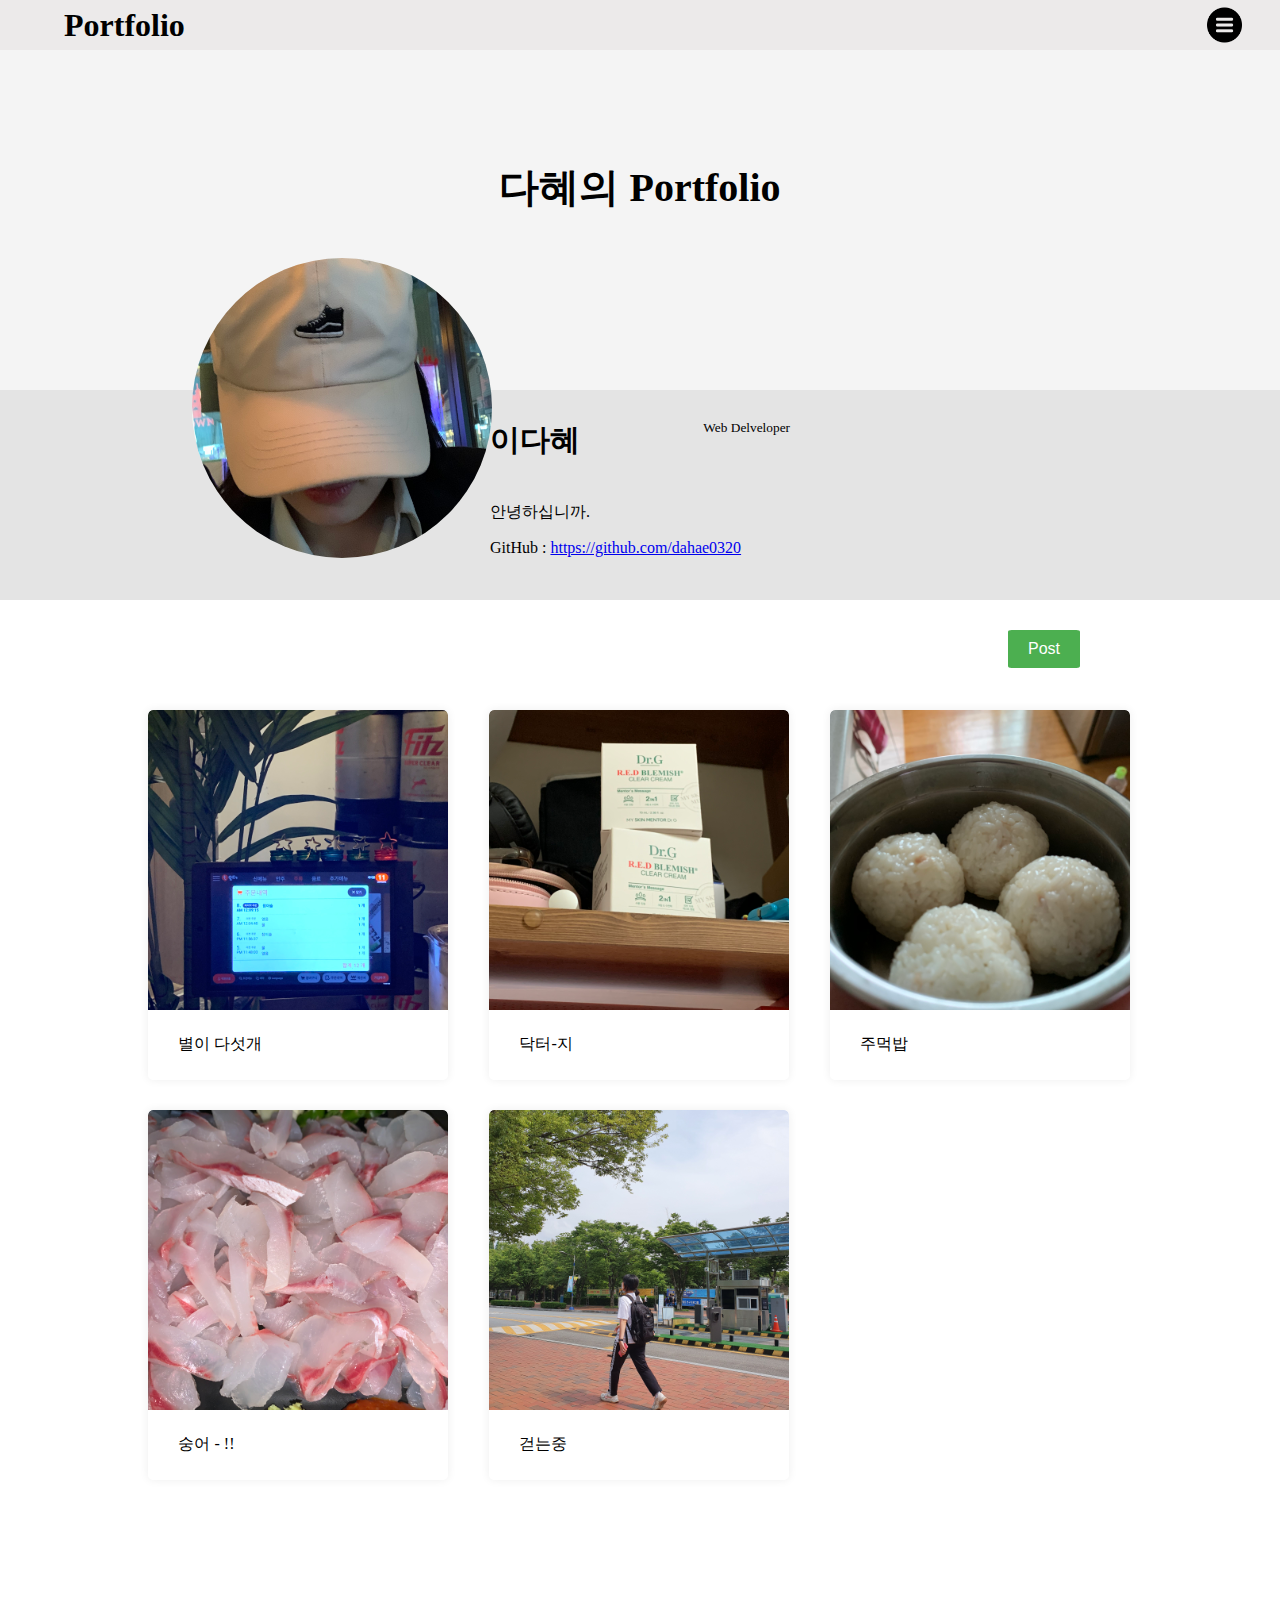
<file: 이다혜/index.html>
<!DOCTYPE html>
<html lang="en">
<head>
    <meta charset="UTF-8">
    <meta http-equiv="X-UA-Compatible" content="IE=edge">
    <meta name="viewport" content="width=device-width, initial-scale=1.0">
    <title>다혜의 Portfolio</title>
    <link rel="stylesheet" href="index.css">
</head>
<body>
    <header>
        <nav>
            <!-- <img class="main-logo" srcs="img/camera.png" alt="main-logo"> -->
            <h1>Portfolio</h1>
            <img class="menu" src="img/menu.png" alt="menu-img">
        </nav>
        <div class="title">다혜의 Portfolio</div>
        <div class="profile">
            <img src="img/dahae.jpg" alt="profile" class="profile-img">
            <div class="introduce">
                <h2 class="user-name">이다혜</h2>
                <small>Web Delveloper</small>
                <p>안녕하십니까.</p>
                <p>GitHub : <a href="https://github.com/dahae0320">https://github.com/dahae0320</a></p>
            </div>
        </div>
    </header>
    <div class="content">
        <button>Post</button>
        <div class="articles">
            <div class="card">
                <article>
                <img src="img/fivestars.jpg" alt="1">
                <p>별이 다섯개</p>
                </article>
            </div>
            <div class="card">
                <article>
                <img src="img/drg.jpg" alt="1">
                <p>닥터-지</p>
                </article>
            </div>
            <div class="card">
                <article>
                <img src="img/jumukbob.jpg" alt="1">
                <p>주먹밥</p>
                </article>
            </div>
            <div class="card">
                <article>
                <img src="img/fish.jpeg" alt="1">
                <p>숭어 - !!</p>
                </article>
            </div>
            <div class="card">
                <article>
                <img src="img/walk.jpeg" alt="1">
                <p>걷는중</p>
                </article>
            </div>
        </div>
    </div>
    <footer></footer>
</body>
</html>
</file>
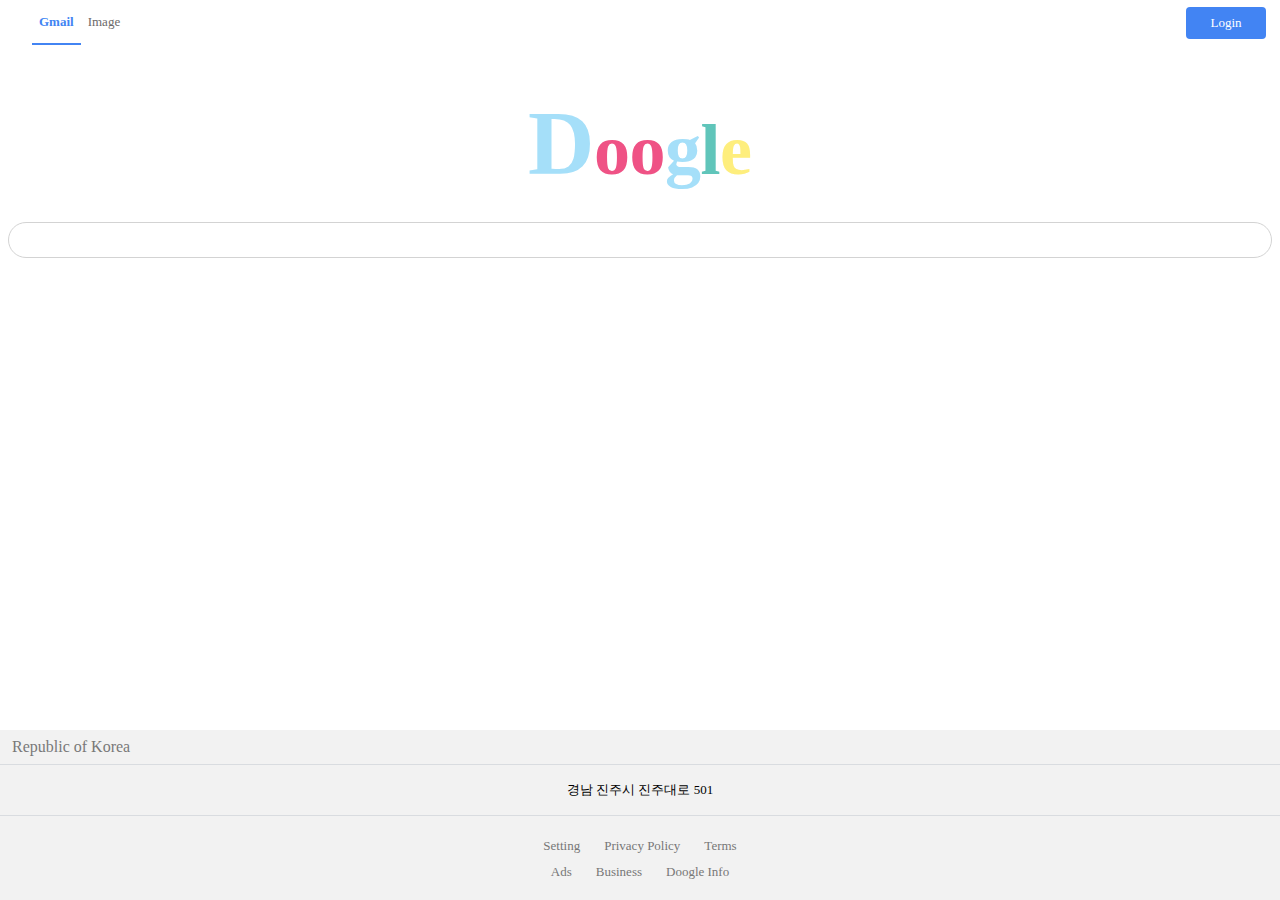
<file: 하도원/index.html>
<!DOCTYPE html>
<html lang="en">
<head>
    <meta charset="UTF-8">
    <meta http-equiv="X-UA-Compatible" content="IE=edge">
    <meta name="viewport" content="width=device-width, initial-scale=1.0">
    <link rel="stylesheet" href="https://use.fontawesome.com/releases/v5.15.3/css/all.css" integrity="sha384-SZXxX4whJ79/gErwcOYf+zWLeJdY/qpuqC4cAa9rOGUstPomtqpuNWT9wdPEn2fk" crossorigin="anonymous">
    <link rel="stylesheet" href="style.css">
    <title>Doogle</title>

</head>
<body>
    <div class="wrap">
        <header>
            <div class="header-left">
                <span><i class="fas fa-ellipsis-h"></i></span>
                <a href="#" class="active">Gmail</a>
                <a href="#" class="">Image</a>
            </div>
            <div class="header-right">
                <span><i class="fas fa-bars"></i></span>
                <div>Login</div>
            </div>
        </header>

        <section>
            <div class="logo">
                <span>D</span>
                <span>o</span>
                <span>o</span>
                <span>g</span>
                <span>l</span>
                <span>e</span>
            </div>
            <input type="text" class="main_search">
            <i class="fas fa-search-plus"></i>
        </section>

        <footer>
            <p>Republic of Korea</p>
            <p><span><i class="fas fa-map-marker-alt"></i></span>경남 진주시 진주대로 501</p>
            <div class="etc">
                <div>
                    <span>Setting</span>
                    <span>Privacy Policy</span>
                    <span>Terms</span>
                </div>
                <div>
                    <span>Ads</span>
                    <span>Business</span>
                    <span>Doogle Info</span>
                </div>
            </div>
        </footer>

    </div>
</body>
</html>
</file>
<file: 이다혜/index.css>
body {
    margin: 0;
}
header {
    background-color: rgb(244, 244, 244);
    height: 600px;
    position: relative
}
header nav {
    position: relative;
}
/* header nav img.main-logo {
    height: 35px;
    margin-left:10px;
    position: absolute;
    top: 50%;
    transform: translateY(-50%);
} */
header nav img.menu {
    height: 35px;
    position: absolute;
    top: 50%;
    transform: translateY(-50%);
    right: 3%;
}
header nav h1 {
    display: inline;
    margin: 0;
    position: absolute;
    top: 50%;
    transform: translateY(-50%);
    left: 5%;
}
header .title {
    font-size: 40px;
    text-align: center;
    font-weight: 800;
    transform: translateY(200%);
}

nav {
    background-color: rgb(236, 234, 234);
    height: 50px;
}

.profile {
    position:relative;
    width: 100%;
    height: 35%;
    position: absolute;
    bottom: 0;
    background-color: rgb(228, 228, 228);
}
.profile img.profile-img {
    position: absolute;
    left: 15%;
    bottom: 20%;
    border-radius: 50%;
    width: 300px;
}
.profile .introduce {
    width: 300px;
    margin: 30px auto;
}
.profile .introduce small {
    float: right;
}
.profile .introduce .user-name {
    display: inline-block;
    font-size: 30px;
    margin-top: 0;
}
.content {
    position: relative;
}
.content button {
    position: absolute;
    top: -70px;
    right:200px;
    background-color: #4CAF50; /* Green */
    border: none;
    color: white;
    padding: 10px 20px;
    border-radius: 5%;
    text-align: center;
    text-decoration: none;
    display: inline-block;
    font-size: 16px;
}
.content button:hover {
    box-shadow: 0 0 2px #4CAF50;
    cursor: pointer;
}
.articles {
    display: flex;
    flex-wrap: wrap;
    width: 80%;
    margin: 100px auto;
}
.card {
    flex-basis: 33.3%;
}
article {
    width: 300px;
    height: 370px;
    overflow: auto;
    border-radius: 5px;
    box-shadow: 0 0 10px #EEEEEE;
    margin: 10px auto 20px auto;
}
article:hover {
    box-shadow: 0 0 10px #A2A2A2;
    transition: 0.1s ease-in 10ms;
}
article img {
    width: 100%;
    border-radius: 5px 5px 0 0 ;
}
article p {
    margin: 20px 30px;
}
</file>
<file: 하도원/style.css>
body{margin: 0px; padding: 0px;}
a{text-decoration: none; color: blue}
p{margin: 0;}

header{display: flex; justify-content: space-between; padding: 14px;}
header .header-left{display: flex;}
header .header-left > span{margin-right:18px}
header .header-left > span > i{color: rgb(75, 75, 75)}
header .header-left > a{display: block; font-size: 13px; padding: 0 7px; text-align: center; height: 29px; color:rgb(107, 105, 105)}
header .header-left > a.active{border-bottom: 2px solid #4284F3; color:#4284F3; font-weight: bold;}
header .header-right{display: flex;}
header .header-right > span > i{color: rgb(107, 105, 105);}
header .header-right > div{width: 80px; height: 32px; background-color: #4284F3; border-radius: 4px; font-size:13px; line-height: 32px; text-align: center; color: #fff; position: relative; top:-7px; margin-left:10px}

section{padding:0 8px;}
section .logo{text-align: center; margin-top: 30px; font-size: 30px;}
section .logo > span{margin: 0 -4px; font-weight: bold; font-size: 72px;}
section .logo > span:nth-of-type(1){color:#a5dff9; font-size: 92px; }
section .logo > span:nth-of-type(2){color:#ef5285;}
section .logo > span:nth-of-type(3){color:#ef5285;}
section .logo > span:nth-of-type(4){color:#a5dff9;}
section .logo > span:nth-of-type(5){color: #60c5ba;}
section .logo > span:nth-of-type(6){color: #feee7d;}
section .main_search{width:100%; margin-top: 26px; height: 36px; border-radius: 22px; border:1px solid rgb(211, 211, 211); outline: noen; box-sizing: border-box; padding-left: 36px;}
section > i{position: relative; top:-26px; left:12px; color:rgb(158, 158, 158);}

footer{background-color: #F2F2F2; position: absolute; bottom: 0; width: 100%;}
footer > p:nth-of-type(1){padding:8px 12px; font-size: 16px; color: #797979;}
footer > p:nth-of-type(2){border-top: 1px solid #D9DCE0; border-bottom:1px solid #D9DCE0; text-align: center; padding: 16px; font-size: 13px;}
footer .etc{text-align: center;padding: 16px;}
footer .etc > div{padding: 4px;}
footer .etc > div > span{font-size: 13px; color: #777777;}
footer .etc > div > span:nth-of-type(2){margin:0 20px;}
</file>
